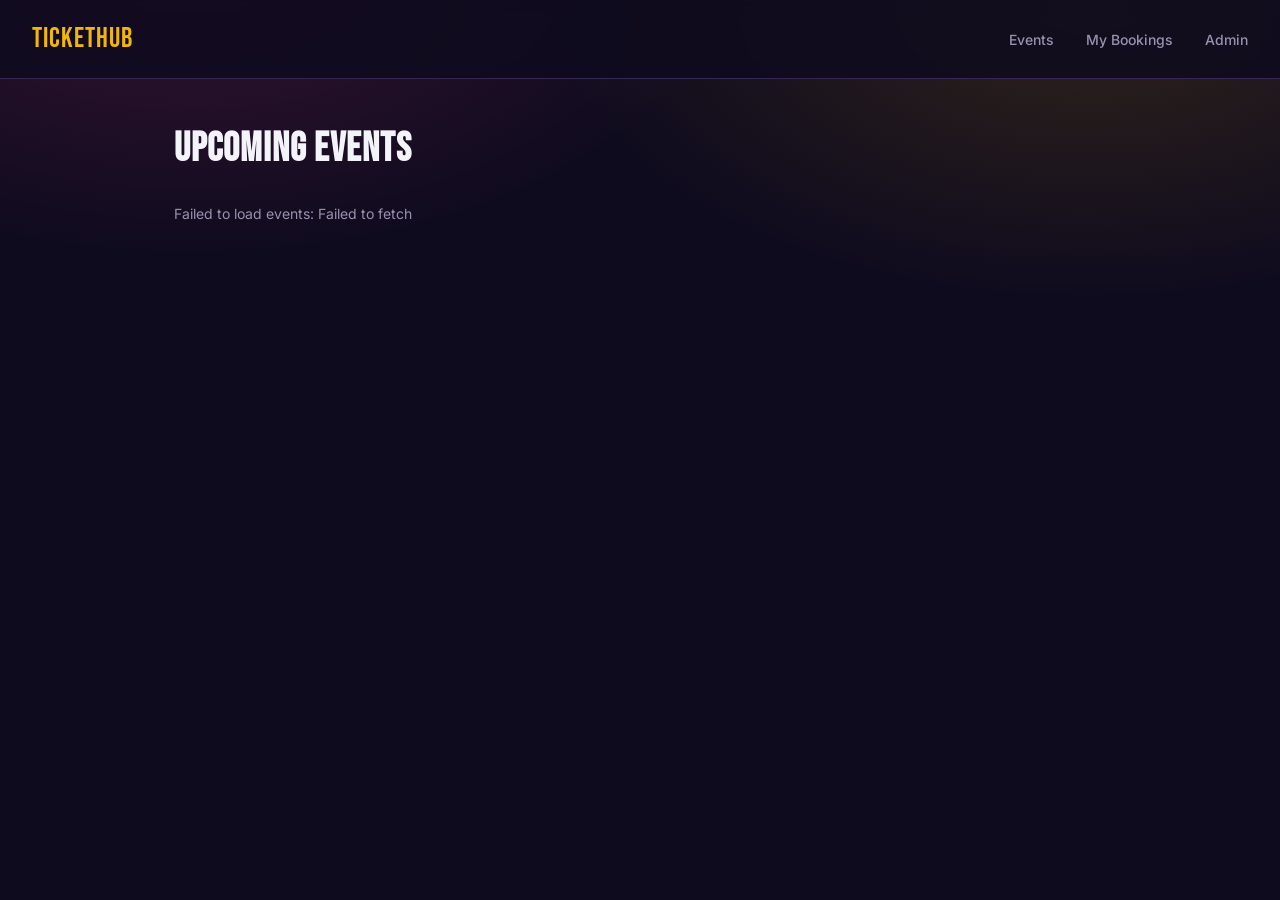
<file: frontend/index.html>
<!DOCTYPE html>
<html lang="en">
<head>
    <meta charset="UTF-8">
    <meta name="viewport" content="width=device-width, initial-scale=1.0">
    <title>TicketHub — Browse Events</title>
    <link href="https://fonts.googleapis.com/css2?family=Bebas+Neue&family=Inter:wght@400;500;600;700&family=JetBrains+Mono:wght@500;700&display=swap" rel="stylesheet">
    <link rel="stylesheet" href="css/styles.css">
</head>
<body>
    <header class="topnav">
        <a href="index.html" class="brand">TicketHub</a>
        <nav>
            <a href="index.html">Events</a>
            <a href="my-bookings.html">My Bookings</a>
            <a href="admin.html">Admin</a>
        </nav>
    </header>

    <main class="container">
        <h1>Upcoming Events</h1>
        <p id="status-message" class="status-message"></p>
        <div id="events-list" class="events-grid"></div>
    </main>

    <script src="js/api.js"></script>
    <script src="js/events.js"></script>
</body>
</html>
</file>
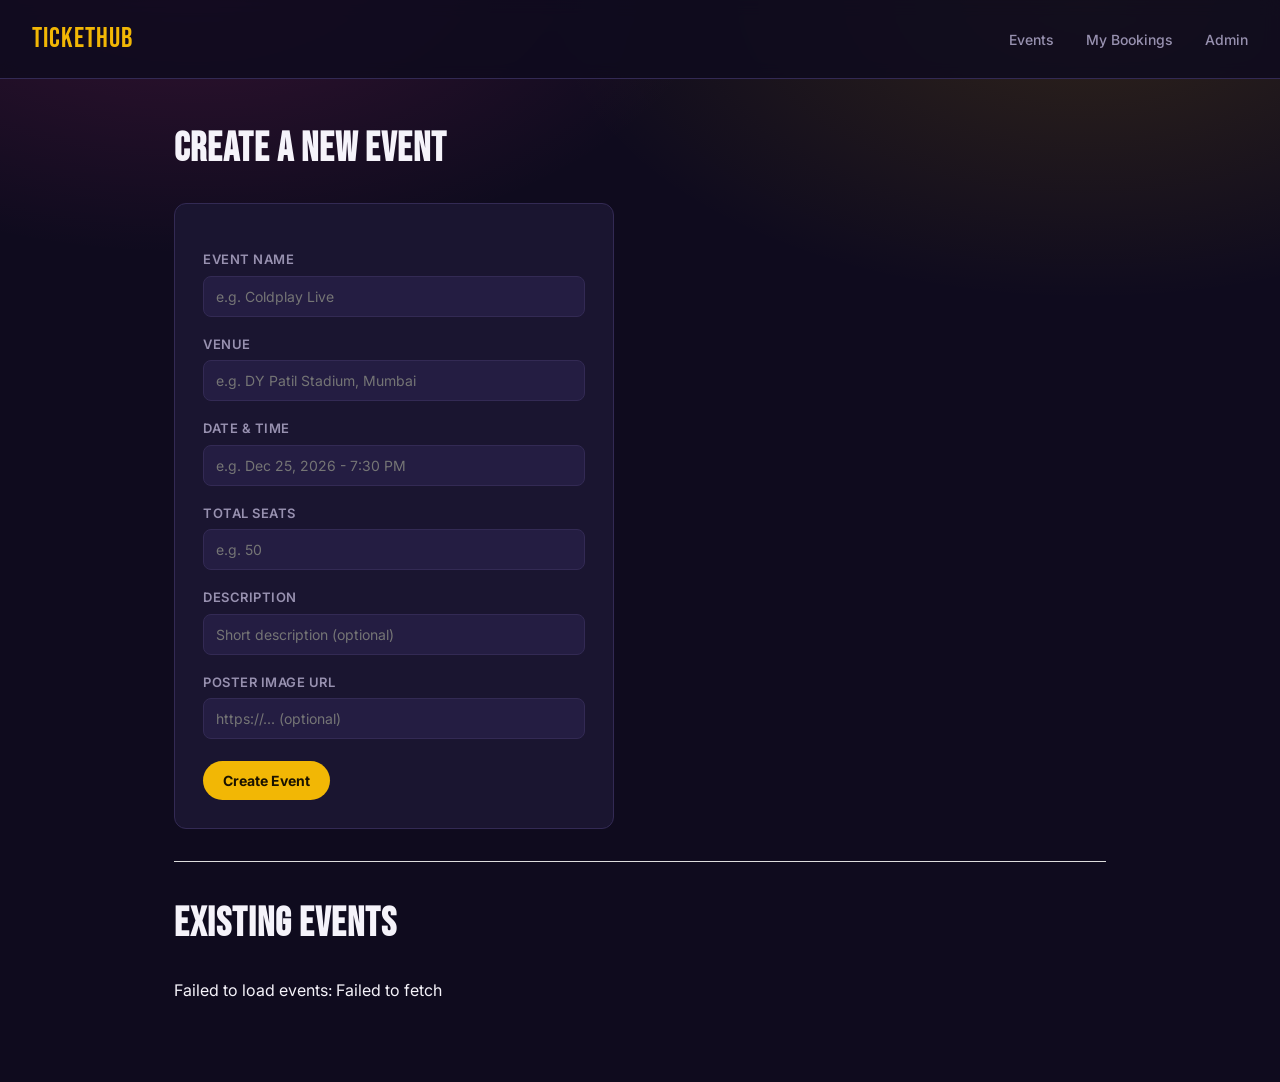
<file: frontend/admin.html>
<!DOCTYPE html>
<html lang="en">
<head>
    <meta charset="UTF-8">
    <meta name="viewport" content="width=device-width, initial-scale=1.0">
    <title>TicketHub — Admin</title>
    <link href="https://fonts.googleapis.com/css2?family=Bebas+Neue&family=Inter:wght@400;500;600;700&family=JetBrains+Mono:wght@500;700&display=swap" rel="stylesheet">
    <link rel="stylesheet" href="css/styles.css">
</head>
<body>
    <header class="topnav">
        <a href="index.html" class="brand">TicketHub</a>
        <nav>
            <a href="index.html">Events</a>
            <a href="my-bookings.html">My Bookings</a>
            <a href="admin.html">Admin</a>
        </nav>
    </header>

    <main class="container">
        <h1>Create a New Event</h1>
        <p id="status-message" class="status-message"></p>

        <form id="create-event-form">
            <label for="eventName">Event Name</label>
            <input type="text" id="eventName" required placeholder="e.g. Coldplay Live">

            <label for="venue">Venue</label>
            <input type="text" id="venue" required placeholder="e.g. DY Patil Stadium, Mumbai">

            <label for="eventDateTime">Date & Time</label>
            <input type="text" id="eventDateTime" required placeholder="e.g. Dec 25, 2026 - 7:30 PM">

            <label for="totalSeats">Total Seats</label>
            <input type="number" id="totalSeats" required min="1" placeholder="e.g. 50">

            <label for="description">Description</label>
            <input type="text" id="description" placeholder="Short description (optional)">

            <label for="imageUrl">Poster Image URL</label>
            <input type="text" id="imageUrl" placeholder="https://... (optional)">

            <button type="submit" class="btn btn-primary">Create Event</button>
        </form>

        <div id="result" style="margin-top: 20px;"></div>

        <hr style="margin: 32px 0; border: none; border-top: 1px solid #ddd;">

        <h1>Existing Events</h1>
        <div id="existing-events-list"></div>
    </main>

    <script src="js/api.js"></script>
    <script src="js/admin.js"></script>
</body>
</html>
</file>
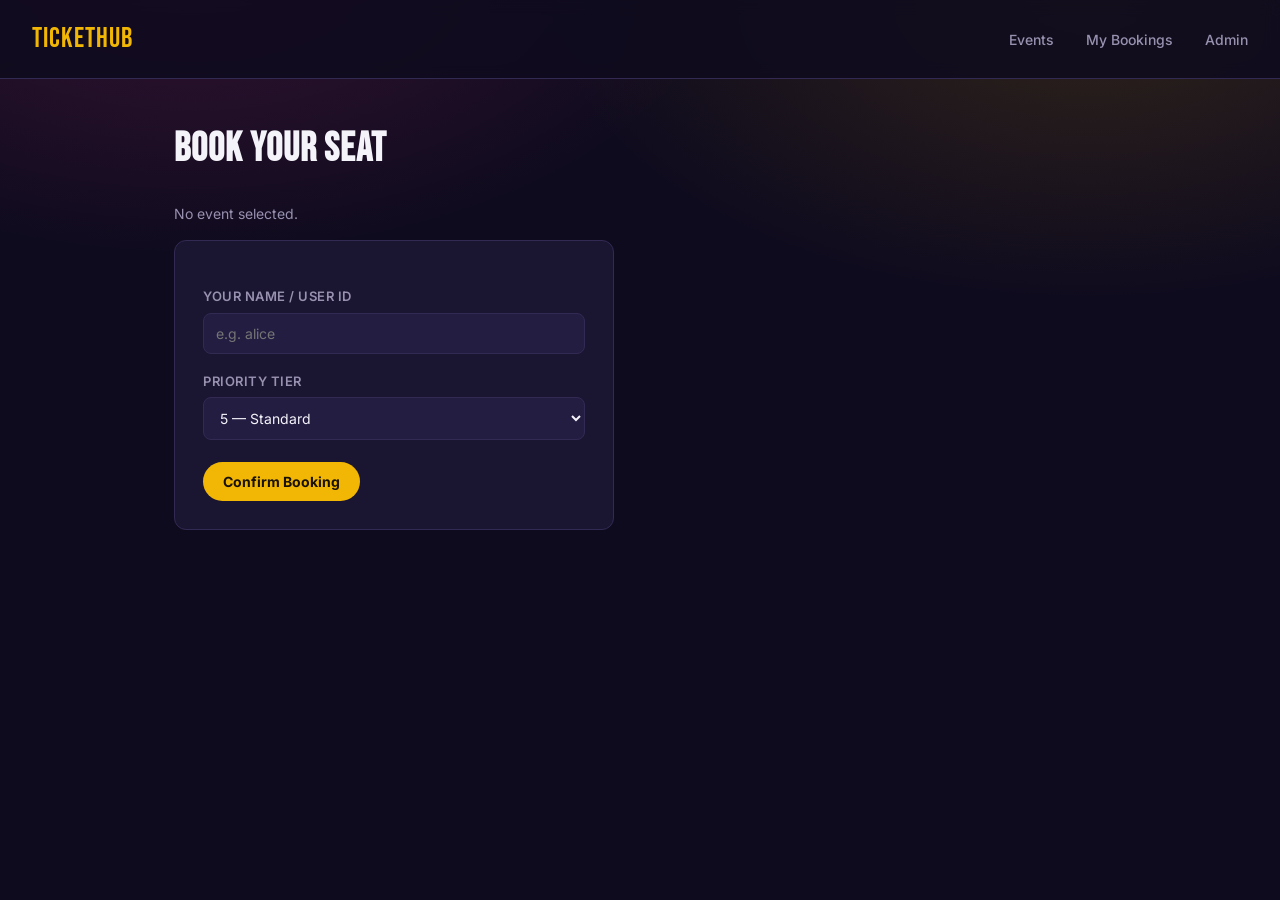
<file: frontend/book.html>
<!DOCTYPE html>
<html lang="en">
<head>
    <meta charset="UTF-8">
    <meta name="viewport" content="width=device-width, initial-scale=1.0">
    <title>TicketHub — Book Seat</title>
    <link href="https://fonts.googleapis.com/css2?family=Bebas+Neue&family=Inter:wght@400;500;600;700&family=JetBrains+Mono:wght@500;700&display=swap" rel="stylesheet">
    <link rel="stylesheet" href="css/styles.css">
</head>
<body>
    <header class="topnav">
        <a href="index.html" class="brand">TicketHub</a>
        <nav>
            <a href="index.html">Events</a>
            <a href="my-bookings.html">My Bookings</a>
            <a href="admin.html">Admin</a>
        </nav>
    </header>

    <main class="container">
        <h1 id="event-title">Book Your Seat</h1>
        <p id="status-message" class="status-message"></p>

        <form id="booking-form">
            <label for="userId">Your Name / User ID</label>
            <input type="text" id="userId" required placeholder="e.g. alice">

            <label for="priorityTier">Priority Tier</label>
            <select id="priorityTier">
                <option value="1">1 — VIP</option>
                <option value="2">2 — Premium</option>
                <option value="5" selected>5 — Standard</option>
            </select>

            <button type="submit" class="btn btn-primary">Confirm Booking</button>
        </form>

        <div id="result" style="margin-top: 20px;"></div>
    </main>
    
    <script src="https://checkout.razorpay.com/v1/checkout.js"></script>
    <script src="js/api.js"></script>
    <script src="js/book.js"></script>
</body>
</html>
</file>
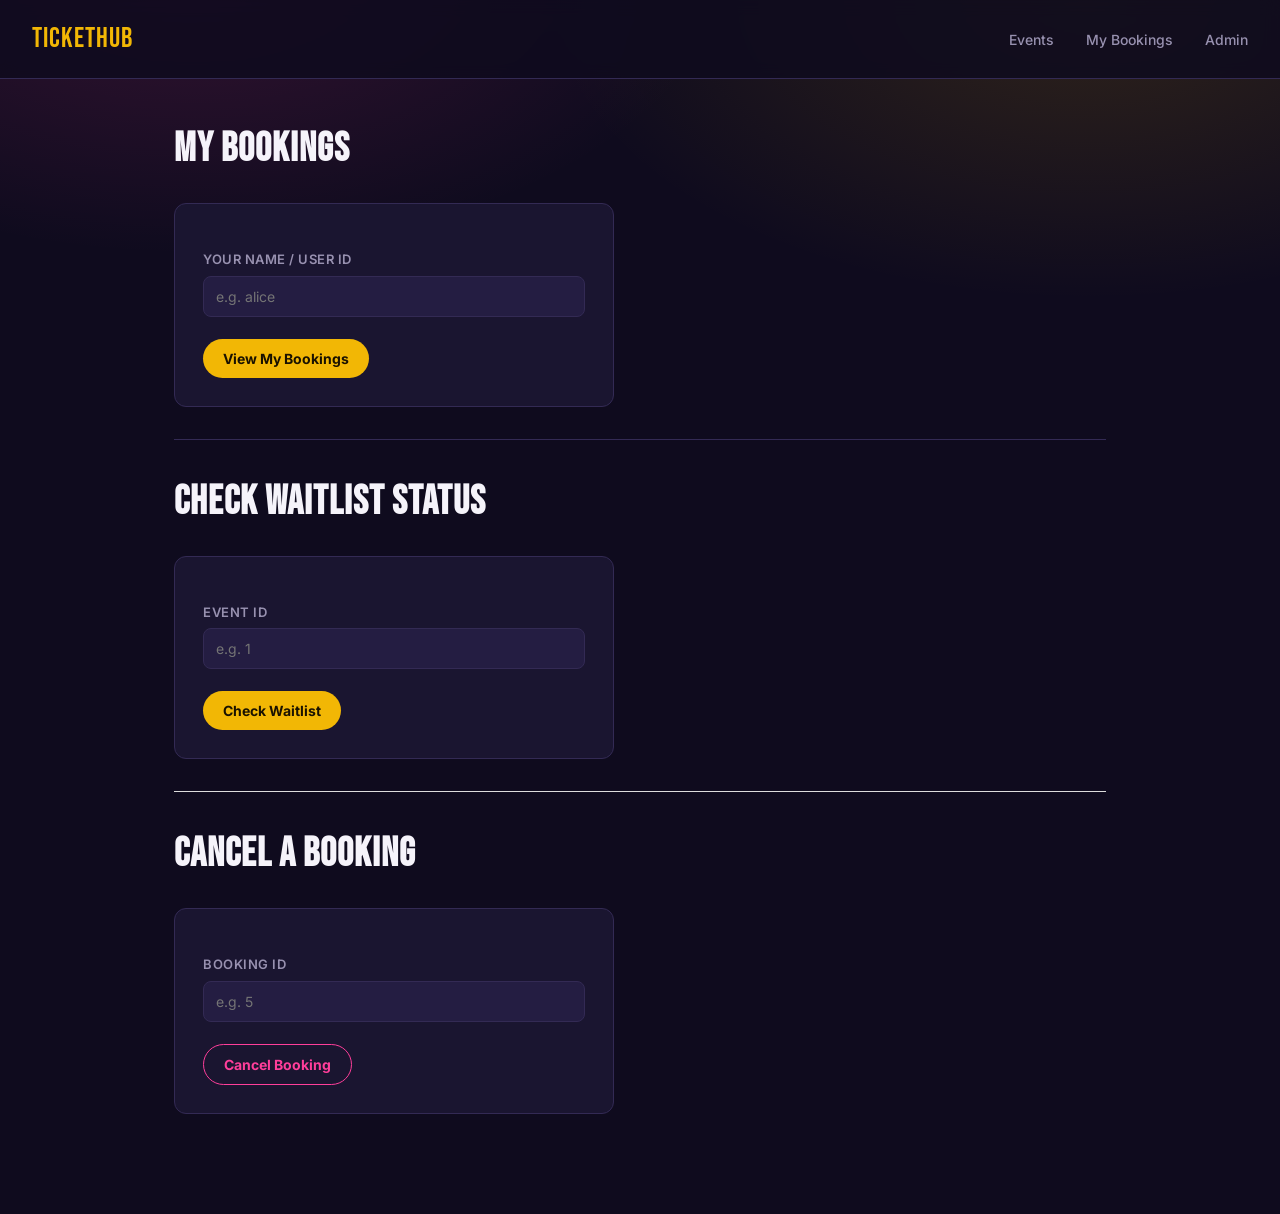
<file: frontend/my-bookings.html>
<!DOCTYPE html>
<html lang="en">
    <head>
        <meta charset="UTF-8">
        <meta name="viewport" content="width=device-width, initial-scale=1.0">
        <title>TicketHub — My Bookings</title>
        <link
            href="https://fonts.googleapis.com/css2?family=Bebas+Neue&family=Inter:wght@400;500;600;700&family=JetBrains+Mono:wght@500;700&display=swap"
            rel="stylesheet">
        <link rel="stylesheet" href="css/styles.css">
    </head>
    <body>
        <header class="topnav">
            <a href="index.html" class="brand">TicketHub</a>
            <nav>
                <a href="index.html">Events</a>
                <a href="my-bookings.html">My Bookings</a>
                <a href="admin.html">Admin</a>
            </nav>
        </header>

        <main class="container">
            <h1>My Bookings</h1>
            <form id="my-bookings-form">
                <label for="myUserId">Your Name / User ID</label>
                <input type="text" id="myUserId" required
                    placeholder="e.g. alice">
                <button type="submit" class="btn btn-primary">View My
                    Bookings</button>
            </form>

            <div id="my-bookings-list" style="margin-top: 24px;"></div>

            <hr
                style="margin: 32px 0; border: none; border-top: 1px solid var(--border);">
            <h1>Check Waitlist Status</h1>
            <p id="status-message" class="status-message"></p>

            <form id="waitlist-form">
                <label for="eventId">Event ID</label>
                <input type="number" id="eventId" required placeholder="e.g. 1">
                <button type="submit" class="btn btn-primary">Check
                    Waitlist</button>
            </form>

            <div id="waitlist-results" style="margin-top: 24px;"></div>

            <hr
                style="margin: 32px 0; border: none; border-top: 1px solid #ddd;">

            <h1>Cancel a Booking</h1>
            <form id="cancel-form">
                <label for="bookingId">Booking ID</label>
                <input type="number" id="bookingId" required
                    placeholder="e.g. 5">
                <button type="submit" class="btn btn-secondary">Cancel
                    Booking</button>
            </form>

            <div id="cancel-result" style="margin-top: 20px;"></div>
        </main>

        <script src="js/api.js"></script>
        <script src="js/my-bookings.js"></script>
    </body>
</html>
</file>
<file: frontend/css/styles.css>
:root {
    --bg: #0F0B1E;
    --surface: #1A1530;
    --surface-2: #241D42;
    --border: #332A54;
    --gold: #F2B705;
    --gold-dark: #C89404;
    --magenta: #FF3E9A;
    --text: #F5F3FA;
    --text-muted: #9891B0;
    --success: #34D399;
    --success-bg: #0F2E24;
    --pending-bg: #2E2410;
    --danger: #FF5C7A;
    --font-display: 'Bebas Neue', sans-serif;
    --font-body: 'Inter', -apple-system, sans-serif;
    --font-mono: 'JetBrains Mono', monospace;
}

* {
    box-sizing: border-box;
    margin: 0;
    padding: 0;
}

body {
    font-family: var(--font-body);
    background:
        radial-gradient(ellipse 900px 500px at 15% -5%, rgba(255, 62, 154, 0.16), transparent 60%),
        radial-gradient(ellipse 900px 500px at 85% 0%, rgba(242, 183, 5, 0.14), transparent 60%),
        var(--bg);
    background-attachment: fixed;
    color: var(--text);
    line-height: 1.5;
    min-height: 100vh;
}

a { color: inherit; }

:focus-visible {
    outline: 2px solid var(--gold);
    outline-offset: 2px;
}

.topnav {
    display: flex;
    justify-content: space-between;
    align-items: center;
    padding: 18px 32px;
    background: rgba(15, 11, 30, 0.85);
    backdrop-filter: blur(8px);
    border-bottom: 1px solid var(--border);
    position: sticky;
    top: 0;
    z-index: 10;
}

.brand {
    font-family: var(--font-display);
    font-size: 28px;
    letter-spacing: 1px;
    color: var(--gold);
    text-decoration: none;
}

.topnav nav a {
    color: var(--text-muted);
    text-decoration: none;
    margin-left: 28px;
    font-size: 14px;
    font-weight: 500;
    padding-bottom: 4px;
    border-bottom: 2px solid transparent;
    transition: color 0.2s, border-color 0.2s;
}

.topnav nav a:hover {
    color: var(--text);
    border-bottom-color: var(--gold);
}

.container {
    max-width: 980px;
    margin: 0 auto;
    padding: 40px 24px 80px;
}

h1 {
    font-family: var(--font-display);
    font-size: 40px;
    letter-spacing: 1px;
    margin-bottom: 24px;
    color: var(--text);
}

.status-message {
    color: var(--text-muted);
    margin-bottom: 16px;
    font-size: 14px;
}

.events-grid {
    display: grid;
    grid-template-columns: repeat(auto-fill, minmax(270px, 1fr));
    gap: 24px;
}

.event-card {
    background: var(--surface);
    border: 1px solid var(--border);
    border-radius: 12px;
    overflow: hidden;
    transition: transform 0.2s ease, box-shadow 0.2s ease;
}

@media (prefers-reduced-motion: no-preference) {
    .event-card:hover {
        transform: translateY(-4px);
        box-shadow: 0 12px 32px rgba(242, 183, 5, 0.12), 0 4px 12px rgba(255, 62, 154, 0.08);
    }
}

.event-card > .card-top {
    padding: 20px;
}

.ticket-divider {
    position: relative;
    height: 1px;
    margin: 0 20px;
    border-top: 2px dashed var(--border);
}

.ticket-divider::before,
.ticket-divider::after {
    content: "";
    position: absolute;
    top: -8px;
    width: 16px;
    height: 16px;
    background: var(--bg);
    border-radius: 50%;
}

.ticket-divider::before { left: -28px; }
.ticket-divider::after { right: -28px; }

.event-card > .card-bottom {
    padding: 20px;
}

.event-card h2 {
    font-family: var(--font-display);
    font-size: 22px;
    letter-spacing: 0.5px;
    margin-bottom: 4px;
}

.event-card p {
    color: var(--text-muted);
    font-size: 14px;
    margin-bottom: 4px;
}

.btn {
    display: inline-block;
    padding: 11px 20px;
    border-radius: 999px;
    text-decoration: none;
    font-family: var(--font-body);
    font-size: 14px;
    font-weight: 700;
    border: none;
    cursor: pointer;
    transition: filter 0.15s, transform 0.15s;
}

.btn:hover { filter: brightness(1.1); }
.btn:active { transform: scale(0.98); }

.btn-primary {
    background: var(--gold);
    color: #1A1200;
}

.btn-secondary {
    background: transparent;
    color: var(--magenta);
    border: 1.5px solid var(--magenta);
}

form {
    background: var(--surface);
    border: 1px solid var(--border);
    padding: 28px;
    border-radius: 12px;
    max-width: 440px;
}

form label {
    display: block;
    font-size: 13px;
    font-weight: 600;
    color: var(--text-muted);
    margin-bottom: 6px;
    margin-top: 18px;
    text-transform: uppercase;
    letter-spacing: 0.5px;
}

form input, form select {
    width: 100%;
    padding: 11px 12px;
    background: var(--surface-2);
    border: 1px solid var(--border);
    border-radius: 8px;
    color: var(--text);
    font-family: var(--font-body);
    font-size: 14px;
}

form input:focus, form select:focus {
    outline: none;
    border-color: var(--gold);
}

form button { margin-top: 22px; }

.result-box {
    background: var(--surface);
    border: 1px solid var(--border);
    border-radius: 12px;
    padding: 24px;
    max-width: 440px;
}

.badge {
    display: inline-block;
    padding: 5px 14px;
    border-radius: 999px;
    font-family: var(--font-mono);
    font-size: 12px;
    font-weight: 700;
    letter-spacing: 0.5px;
    text-transform: uppercase;
}

.badge-confirmed {
    background: var(--success-bg);
    color: var(--success);
}

.badge-waitlisted {
    background: var(--pending-bg);
    color: var(--gold);
}

.result-box p {
    font-family: var(--font-mono);
    font-size: 13px;
    color: var(--text-muted);
    margin-top: 8px;
}

#countdown-timer {
    font-family: var(--font-mono) !important;
    background: var(--surface-2);
    border: 1px solid var(--border);
    border-radius: 8px;
    padding: 10px 14px;
    font-size: 16px !important;
    letter-spacing: 1px;
    display: inline-block;
}

@media (max-width: 600px) {
    .topnav { flex-direction: column; gap: 10px; padding: 16px; }
    .topnav nav a { margin-left: 0; margin-right: 20px; }
    h1 { font-size: 30px; }
}
</file>
